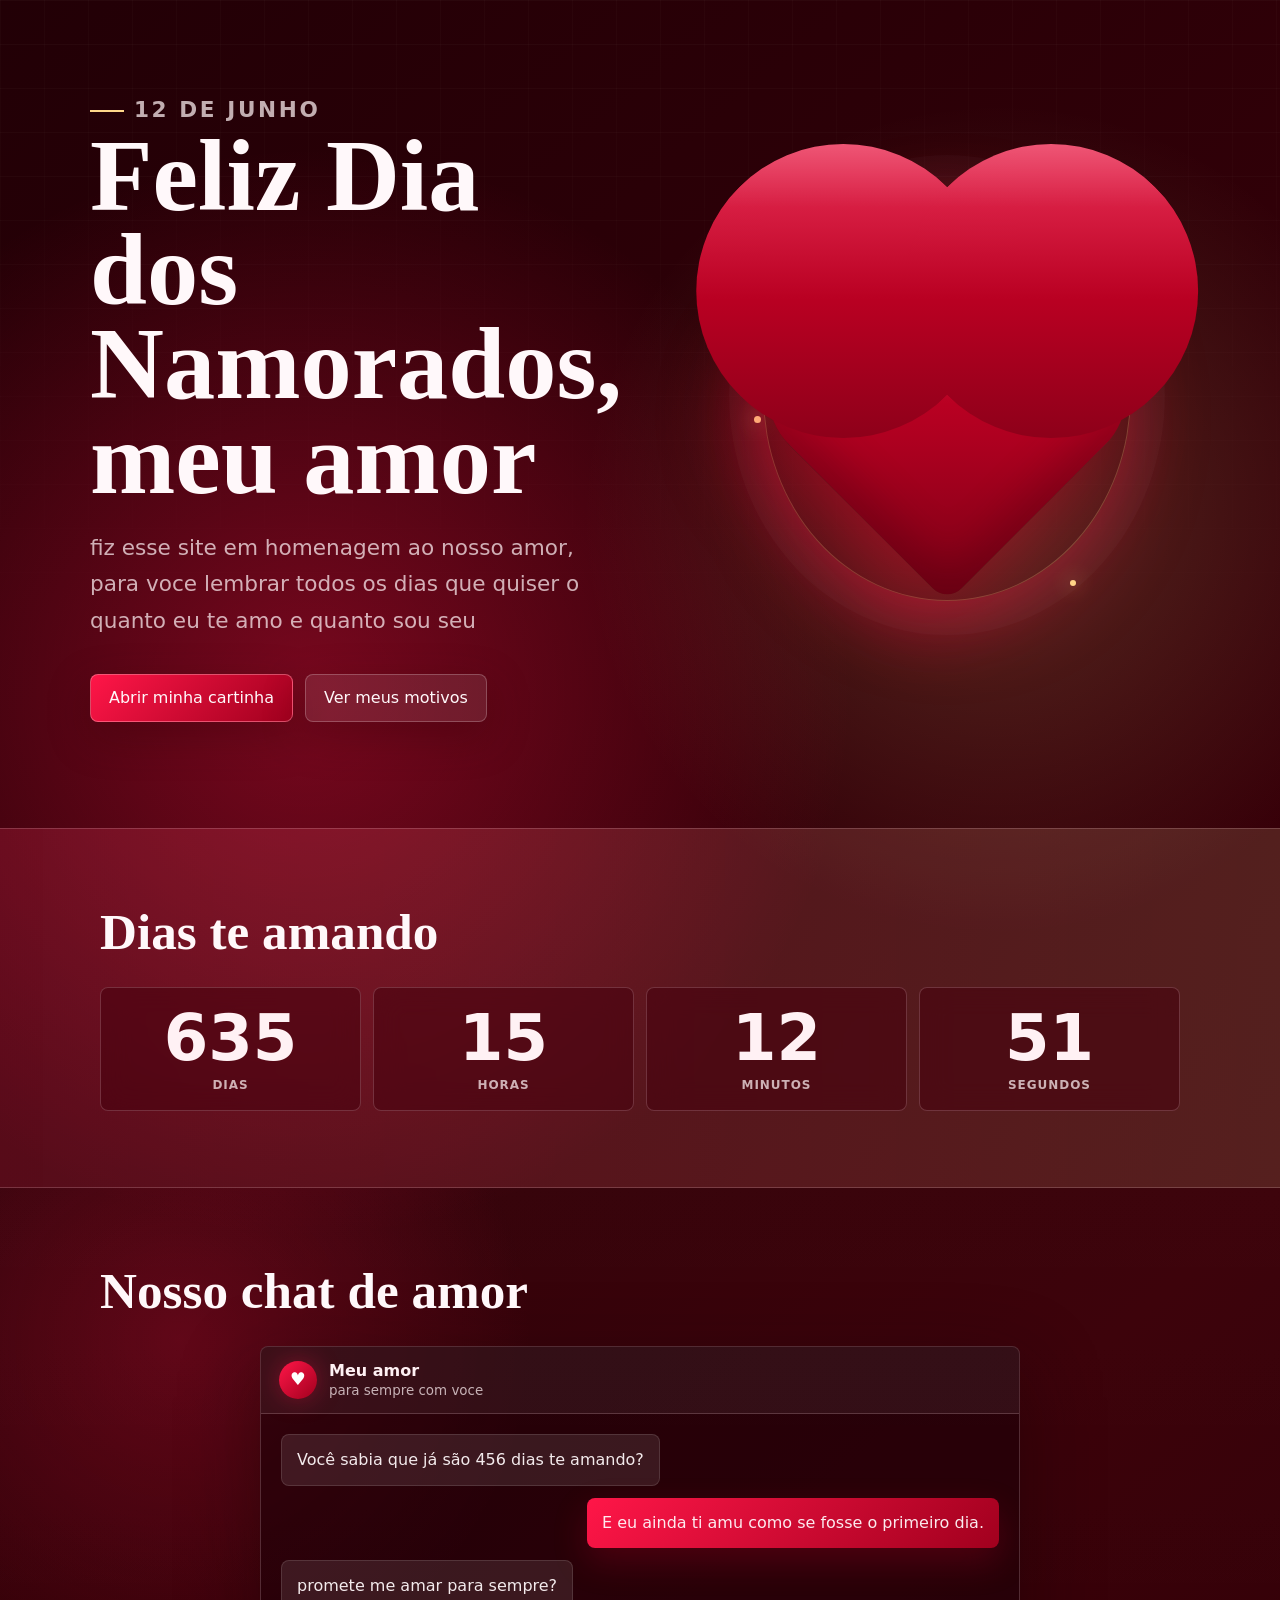
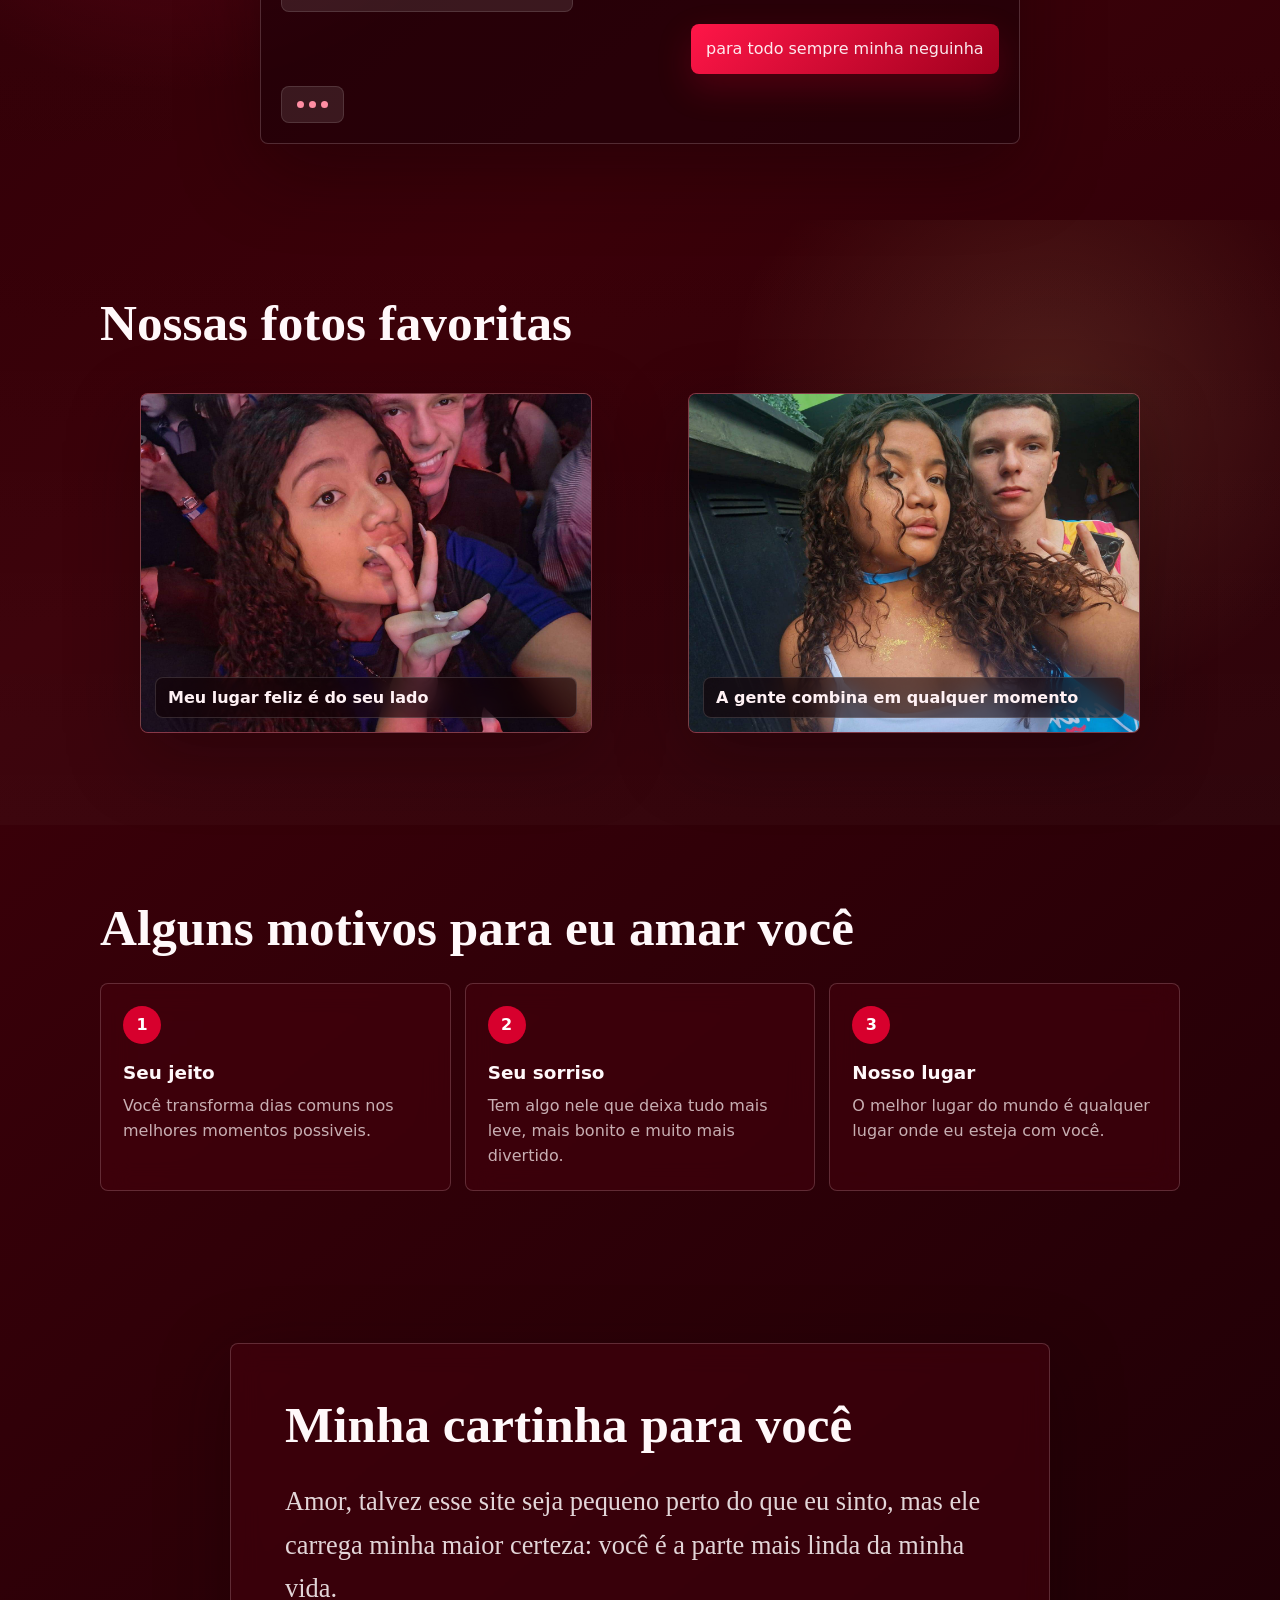
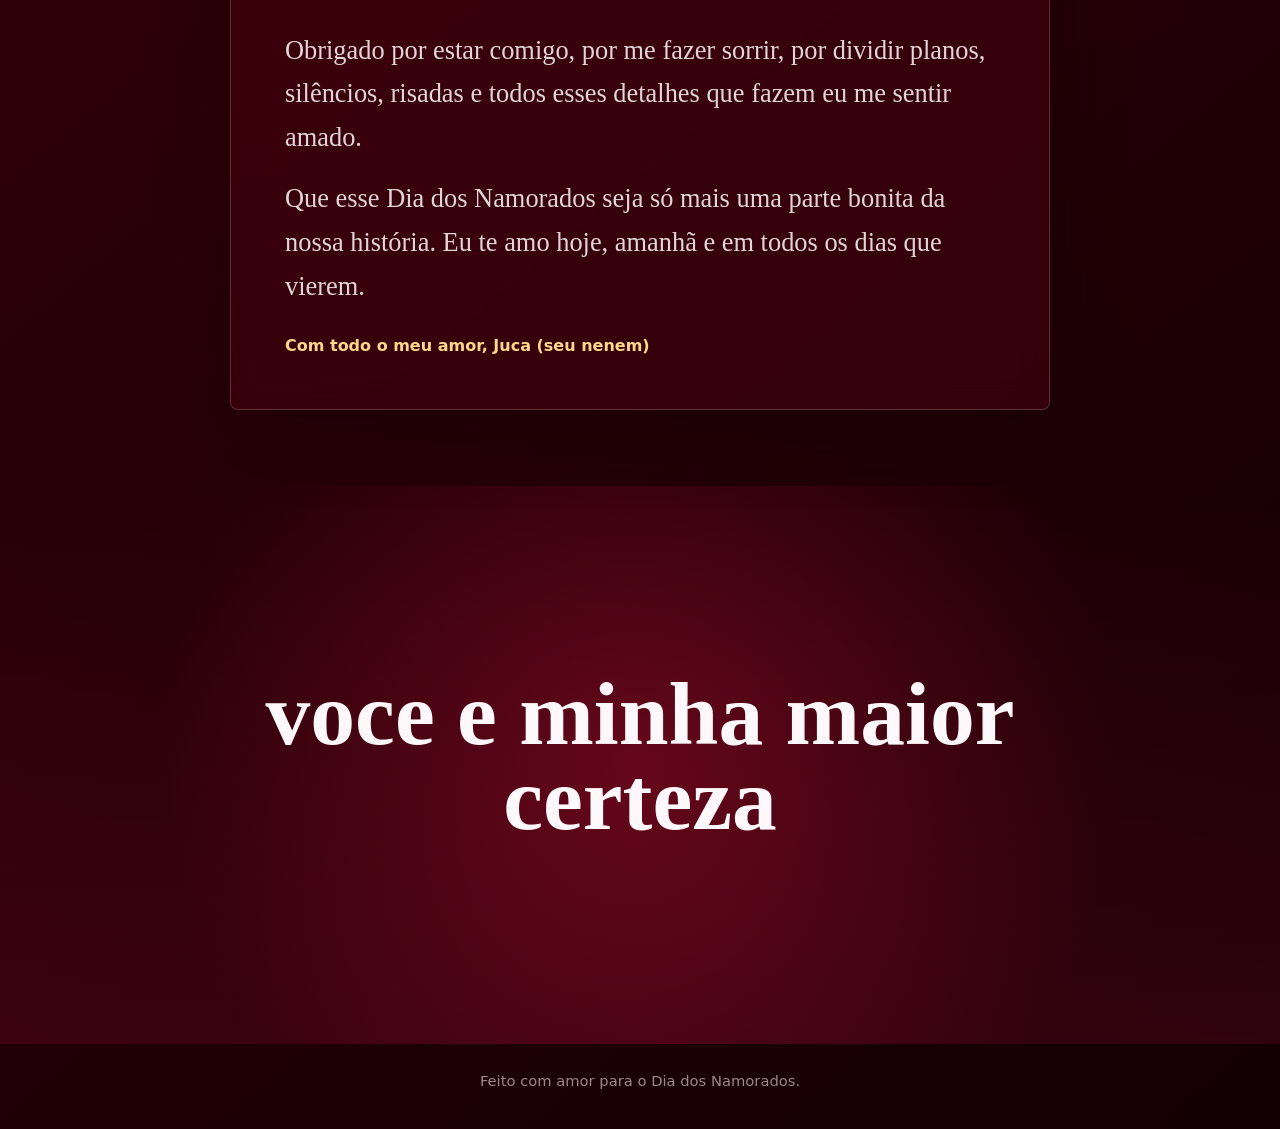
<file: 2026-06-07/index.html>
<!doctype html>
<html lang="pt-BR">
  <head>
    <meta charset="utf-8" />
    <meta name="viewport" content="width=device-width, initial-scale=1" />
    <title>Feliz Dia dos Namorados, meu amor</title>
    <style>
      :root {
        color-scheme: dark;
        --red-950: #220006;
        --red-900: #3b0009;
        --red-800: #640013;
        --red-700: #a1001e;
        --red-600: #d7002d;
        --red-500: #ff1648;
        --red-300: #ff8da3;
        --rose-100: #fff1f4;
        --gold: #ffd78a;
        --ink: #fff8fa;
        --muted: rgba(255, 241, 244, 0.72);
        --glass: rgba(70, 0, 14, 0.55);
        --line: rgba(255, 214, 224, 0.2);
      }

      * {
        box-sizing: border-box;
      }

      html {
        scroll-behavior: smooth;
      }

      body {
        margin: 0;
        min-height: 100vh;
        overflow-x: hidden;
        font-family:
          Inter, ui-sans-serif, system-ui, -apple-system, BlinkMacSystemFont,
          "Segoe UI", sans-serif;
        color: var(--ink);
        background:
          radial-gradient(circle at 24% 16%, rgba(255, 22, 72, 0.36), transparent 34rem),
          radial-gradient(circle at 78% 12%, rgba(255, 215, 138, 0.18), transparent 26rem),
          linear-gradient(140deg, var(--red-950), var(--red-900) 42%, #120005);
      }

      body::before {
        content: "";
        position: fixed;
        inset: 0;
        pointer-events: none;
        background-image:
          linear-gradient(rgba(255, 255, 255, 0.035) 1px, transparent 1px),
          linear-gradient(90deg, rgba(255, 255, 255, 0.025) 1px, transparent 1px);
        background-size: 44px 44px;
        mask-image: linear-gradient(to bottom, rgba(0, 0, 0, 0.8), transparent 85%);
        z-index: 0;
      }

      .hearts {
        position: fixed;
        inset: 0;
        z-index: 0;
        overflow: hidden;
        pointer-events: none;
      }

      .emoji-hearts {
        position: fixed;
        inset: 0;
        z-index: 2;
        overflow: hidden;
        pointer-events: none;
      }

      .emoji-heart {
        position: absolute;
        bottom: -10vh;
        left: var(--x);
        font-size: var(--emoji-size);
        line-height: 1;
        opacity: 0;
        filter: drop-shadow(0 0 14px rgba(255, 22, 72, 0.72));
        animation: emojiRise var(--emoji-duration) linear infinite;
        animation-delay: var(--emoji-delay);
      }

      .heart {
        position: absolute;
        bottom: -12vh;
        width: var(--size);
        height: var(--size);
        transform: rotate(45deg);
        background: var(--tone);
        border-radius: 22% 22% 8% 22%;
        opacity: 0;
        animation: rise var(--duration) linear infinite;
        animation-delay: var(--delay);
        box-shadow: 0 0 22px rgba(255, 22, 72, 0.32);
      }

      .heart::before,
      .heart::after {
        content: "";
        position: absolute;
        width: 100%;
        height: 100%;
        border-radius: 50%;
        background: inherit;
      }

      .heart::before {
        left: -50%;
      }

      .heart::after {
        top: -50%;
      }

      @keyframes rise {
        0% {
          opacity: 0;
          translate: 0 0;
          scale: 0.72;
        }

        12%,
        82% {
          opacity: var(--alpha);
        }

        100% {
          opacity: 0;
          translate: var(--drift) -116vh;
          scale: 1.28;
        }
      }

      @keyframes emojiRise {
        0% {
          opacity: 0;
          transform: translate3d(0, 0, 0) rotate(-8deg) scale(0.82);
        }

        14%,
        78% {
          opacity: 0.94;
        }

        100% {
          opacity: 0;
          transform: translate3d(var(--emoji-drift), -114vh, 0) rotate(16deg) scale(1.08);
        }
      }

      main,
      header,
      footer {
        position: relative;
        z-index: 1;
      }

      header {
        min-height: 92vh;
        display: grid;
        place-items: center;
        padding: 32px 20px 70px;
      }

      .hero {
        width: min(1100px, 100%);
        display: grid;
        grid-template-columns: minmax(0, 1.05fr) minmax(280px, 0.95fr);
        align-items: center;
        gap: clamp(28px, 6vw, 76px);
      }

      .kicker {
        display: inline-flex;
        align-items: center;
        gap: 10px;
        margin: 0 0 18px;
        color: var(--rose-100);
        font-weight: 750;
        text-transform: uppercase;
        letter-spacing: 0.12em;
        font-size: 0.78rem;
      }

      .kicker::before {
        content: "";
        width: 34px;
        height: 2px;
        background: var(--gold);
      }

      h1 {
        margin: 0;
        max-width: 760px;
        font-family: Georgia, "Times New Roman", serif;
        font-size: clamp(3.15rem, 8vw, 7.9rem);
        line-height: 0.92;
        letter-spacing: 0;
      }

      .hero p {
        max-width: 640px;
        margin: 24px 0 0;
        color: var(--muted);
        font-size: clamp(1.05rem, 2vw, 1.35rem);
        line-height: 1.7;
      }

      .actions {
        display: flex;
        flex-wrap: wrap;
        gap: 12px;
        margin-top: 34px;
      }

      a,
      button {
        font: inherit;
      }

      .button {
        min-height: 48px;
        display: inline-flex;
        align-items: center;
        justify-content: center;
        gap: 10px;
        padding: 0 18px;
        border: 1px solid rgba(255, 255, 255, 0.22);
        border-radius: 8px;
        color: var(--ink);
        text-decoration: none;
        background: rgba(255, 255, 255, 0.09);
        box-shadow: 0 14px 40px rgba(58, 0, 8, 0.35);
        cursor: pointer;
        transition:
          transform 180ms ease,
          background 180ms ease,
          border-color 180ms ease;
      }

      .button.primary {
        background: linear-gradient(135deg, var(--red-500), var(--red-700));
        border-color: rgba(255, 141, 163, 0.55);
      }

      .button:hover {
        transform: translateY(-2px);
        border-color: rgba(255, 215, 138, 0.62);
      }

      .love-locket {
        width: min(460px, 100%);
        justify-self: center;
        aspect-ratio: 1 / 1.12;
        display: grid;
        place-items: center;
        position: relative;
      }

      .love-locket::before {
        content: "";
        position: absolute;
        inset: 10%;
        border: 1px solid rgba(255, 215, 138, 0.26);
        border-radius: 50%;
        box-shadow:
          0 0 0 34px rgba(255, 255, 255, 0.025),
          0 24px 80px rgba(255, 22, 72, 0.32);
        animation: breathe 4.5s ease-in-out infinite;
      }

      .big-heart {
        width: 64%;
        aspect-ratio: 1;
        position: relative;
        transform: rotate(45deg);
        border-radius: 24% 24% 7% 24%;
        background:
          linear-gradient(135deg, rgba(255, 255, 255, 0.34), transparent 30%),
          linear-gradient(135deg, #ff456d, #b90022 52%, #7b0016);
        box-shadow:
          inset -18px -20px 42px rgba(61, 0, 12, 0.32),
          0 30px 90px rgba(255, 0, 49, 0.45);
        animation: pulse 1.9s ease-in-out infinite;
      }

      .big-heart::before,
      .big-heart::after {
        content: "";
        position: absolute;
        width: 100%;
        height: 100%;
        border-radius: 50%;
        background: inherit;
      }

      .big-heart::before {
        left: -50%;
      }

      .big-heart::after {
        top: -50%;
      }

      .spark {
        position: absolute;
        width: 10px;
        height: 10px;
        border-radius: 50%;
        background: var(--gold);
        box-shadow: 0 0 20px var(--gold);
      }

      .spark.one {
        top: 20%;
        right: 16%;
      }

      .spark.two {
        left: 8%;
        top: 54%;
        width: 7px;
        height: 7px;
      }

      .spark.three {
        right: 22%;
        bottom: 13%;
        width: 6px;
        height: 6px;
      }

      @keyframes pulse {
        50% {
          transform: rotate(45deg) scale(1.055);
        }
      }

      @keyframes breathe {
        50% {
          transform: scale(1.04);
          opacity: 0.62;
        }
      }

      section {
        padding: 76px 20px;
      }

      .wrap {
        width: min(1080px, 100%);
        margin: 0 auto;
      }

      .section-title {
        margin: 0 0 28px;
        font-family: Georgia, "Times New Roman", serif;
        font-size: clamp(2rem, 4vw, 4.1rem);
        line-height: 1.05;
        letter-spacing: 0;
      }

      .countdown {
        background:
          linear-gradient(90deg, rgba(255, 22, 72, 0.17), rgba(255, 215, 138, 0.11)),
          rgba(255, 255, 255, 0.035);
        border-block: 1px solid var(--line);
      }

      .time-grid {
        display: grid;
        grid-template-columns: repeat(4, minmax(0, 1fr));
        gap: 12px;
      }

      .time-box,
      .reason,
      .letter {
        border: 1px solid var(--line);
        background: var(--glass);
        backdrop-filter: blur(14px);
        border-radius: 8px;
      }

      .time-box {
        min-height: 118px;
        display: grid;
        align-content: center;
        justify-items: center;
        padding: 18px 10px;
      }

      .time-box strong {
        font-size: clamp(2rem, 5vw, 4.2rem);
        line-height: 1;
        color: var(--rose-100);
      }

      .time-box span {
        margin-top: 8px;
        color: var(--muted);
        font-weight: 700;
        text-transform: uppercase;
        letter-spacing: 0.08em;
        font-size: 0.75rem;
      }

      .chat-section {
        background:
          radial-gradient(circle at 14% 24%, rgba(255, 22, 72, 0.22), transparent 22rem),
          linear-gradient(180deg, rgba(255, 255, 255, 0.015), transparent);
      }

      .chat-shell {
        max-width: 760px;
        margin: 0 auto;
        border: 1px solid var(--line);
        border-radius: 8px;
        overflow: hidden;
        background: rgba(31, 0, 8, 0.64);
        box-shadow: 0 24px 80px rgba(18, 0, 5, 0.42);
      }

      .chat-top {
        min-height: 66px;
        display: flex;
        align-items: center;
        gap: 12px;
        padding: 14px 18px;
        border-bottom: 1px solid var(--line);
        background: rgba(255, 255, 255, 0.055);
      }

      .avatar-heart {
        width: 38px;
        height: 38px;
        display: grid;
        place-items: center;
        border-radius: 50%;
        background: linear-gradient(135deg, var(--red-500), var(--red-700));
        box-shadow: 0 0 24px rgba(255, 22, 72, 0.34);
      }

      .avatar-heart::before {
        content: "♥";
        color: white;
        font-size: 1.1rem;
        line-height: 1;
      }

      .chat-name {
        display: grid;
        gap: 3px;
      }

      .chat-name strong {
        color: var(--rose-100);
      }

      .chat-name span {
        color: var(--muted);
        font-size: 0.84rem;
      }

      .chat-feed {
        display: grid;
        gap: 12px;
        padding: 20px;
      }

      .bubble {
        width: fit-content;
        max-width: min(82%, 560px);
        padding: 13px 15px;
        border-radius: 8px;
        color: rgba(255, 248, 250, 0.94);
        line-height: 1.5;
        opacity: 0;
        transform: translateY(14px) scale(0.98);
        animation: bubbleIn 620ms ease forwards;
        animation-delay: var(--chat-delay);
      }

      .bubble.left {
        background: rgba(255, 255, 255, 0.095);
        border: 1px solid rgba(255, 255, 255, 0.12);
      }

      .bubble.right {
        justify-self: end;
        background: linear-gradient(135deg, var(--red-500), var(--red-700));
        box-shadow: 0 14px 34px rgba(215, 0, 45, 0.22);
      }

      .typing {
        display: inline-flex;
        gap: 5px;
        align-items: center;
        padding: 14px 15px;
      }

      .typing span {
        width: 7px;
        height: 7px;
        border-radius: 50%;
        background: var(--red-300);
        animation: typingDot 900ms ease-in-out infinite;
      }

      .typing span:nth-child(2) {
        animation-delay: 140ms;
      }

      .typing span:nth-child(3) {
        animation-delay: 280ms;
      }

      .photo-section {
        background:
          linear-gradient(180deg, transparent, rgba(255, 255, 255, 0.025)),
          radial-gradient(circle at 82% 28%, rgba(255, 215, 138, 0.13), transparent 20rem);
      }

      .photo-grid {
        display: grid;
        grid-template-columns: repeat(2, minmax(0, 1fr));
        gap: 16px;
      }

      .photo-card {
        position: relative;
        min-height: 320px;
        overflow: hidden;
        border: 1px solid rgba(255, 214, 224, 0.24);
        border-radius: 8px;
        background:
          linear-gradient(135deg, rgba(255, 22, 72, 0.18), rgba(255, 215, 138, 0.08)),
          rgba(70, 0, 14, 0.55);
        box-shadow: 0 24px 70px rgba(18, 0, 5, 0.34);
      }

      .photo-card img {
        width: 100%;
        height: 100%;
        min-height: 320px;
        display: block;
        object-fit: cover;
        object-position: center;
      }

      .photo-card figcaption {
        position: absolute;
        left: 14px;
        right: 14px;
        bottom: 14px;
        padding: 10px 12px;
        border: 1px solid rgba(255, 255, 255, 0.14);
        border-radius: 8px;
        color: var(--rose-100);
        background: rgba(18, 0, 5, 0.58);
        backdrop-filter: blur(12px);
        font-weight: 800;
      }

      @keyframes bubbleIn {
        to {
          opacity: 1;
          transform: translateY(0) scale(1);
        }
      }

      @keyframes typingDot {
        50% {
          transform: translateY(-4px);
          opacity: 0.52;
        }
      }

      .reasons {
        display: grid;
        grid-template-columns: repeat(3, minmax(0, 1fr));
        gap: 14px;
      }

      .reason {
        min-height: 188px;
        padding: 22px;
      }

      .reason .number {
        display: inline-grid;
        place-items: center;
        width: 38px;
        height: 38px;
        margin-bottom: 18px;
        border-radius: 50%;
        background: var(--red-600);
        color: white;
        font-weight: 900;
      }

      .reason h3 {
        margin: 0 0 10px;
        font-size: 1.15rem;
      }

      .reason p {
        margin: 0;
        color: var(--muted);
        line-height: 1.58;
      }

      .letter {
        max-width: 820px;
        margin: 0 auto;
        padding: clamp(24px, 5vw, 54px);
        box-shadow: 0 20px 70px rgba(18, 0, 5, 0.38);
      }

      .letter p {
        margin: 0 0 18px;
        color: rgba(255, 248, 250, 0.86);
        font-family: Georgia, "Times New Roman", serif;
        font-size: clamp(1.25rem, 2.3vw, 1.65rem);
        line-height: 1.65;
      }

      .signature {
        margin-top: 28px;
        color: var(--gold);
        font-weight: 800;
      }

      .finale {
        min-height: 62vh;
        display: grid;
        place-items: center;
        text-align: center;
        background:
          radial-gradient(circle at center, rgba(255, 22, 72, 0.28), transparent 30rem),
          linear-gradient(180deg, transparent, rgba(255, 22, 72, 0.12));
      }

      .finale h2 {
        margin: 0 auto 18px;
        max-width: 880px;
        font-family: Georgia, "Times New Roman", serif;
        font-size: clamp(2.6rem, 7vw, 6.6rem);
        line-height: 0.95;
        letter-spacing: 0;
      }

      .finale p {
        max-width: 660px;
        margin: 0 auto;
        color: var(--muted);
        font-size: 1.15rem;
        line-height: 1.7;
      }

      footer {
        padding: 28px 20px 40px;
        color: rgba(255, 241, 244, 0.56);
        text-align: center;
        font-size: 0.92rem;
      }

      .reveal {
        opacity: 0;
        transform: translateY(18px);
        transition:
          opacity 700ms ease,
          transform 700ms ease;
      }

      .reveal.visible {
        opacity: 1;
        transform: translateY(0);
      }

      @media (max-width: 780px) {
        header {
          min-height: auto;
          padding-top: 48px;
        }

        .hero {
          grid-template-columns: 1fr;
        }

        .love-locket {
          order: -1;
          width: min(330px, 82vw);
          margin-bottom: 8px;
        }

        .time-grid,
        .reasons {
          grid-template-columns: repeat(2, minmax(0, 1fr));
        }

        .reason {
          min-height: 170px;
        }
      }

      @media (max-width: 520px) {
        .actions {
          display: grid;
        }

        .button {
          width: 100%;
        }

        .time-grid,
        .reasons {
          grid-template-columns: 1fr;
        }

        section {
          padding: 56px 16px;
        }

        .chat-feed {
          padding: 16px;
        }

        .bubble {
          max-width: 92%;
        }

        .photo-grid {
          grid-template-columns: 1fr;
        }

        .photo-card,
        .photo-card img {
          min-height: 260px;
        }

        .emoji-heart:nth-child(3),
        .emoji-heart:nth-child(9),
        .emoji-heart:nth-child(10) {
          display: none;
        }
      }

      @media (prefers-reduced-motion: reduce) {
        *,
        *::before,
        *::after {
          animation-duration: 0.01ms !important;
          animation-iteration-count: 1 !important;
          scroll-behavior: auto !important;
          transition-duration: 0.01ms !important;
        }
      }
    </style>
  </head>
  <body>
    <div class="hearts" aria-hidden="true">
      <span class="heart" style="left: 7%; --size: 18px; --duration: 11s; --delay: -2s; --drift: 34px; --alpha: 0.32; --tone: #ff1648"></span>
      <span class="heart" style="left: 18%; --size: 26px; --duration: 14s; --delay: -8s; --drift: -28px; --alpha: 0.24; --tone: #d7002d"></span>
      <span class="heart" style="left: 31%; --size: 14px; --duration: 10s; --delay: -4s; --drift: 52px; --alpha: 0.28; --tone: #ff8da3"></span>
      <span class="heart" style="left: 46%; --size: 34px; --duration: 16s; --delay: -10s; --drift: -46px; --alpha: 0.18; --tone: #ff1648"></span>
      <span class="heart" style="left: 63%; --size: 20px; --duration: 12s; --delay: -6s; --drift: 26px; --alpha: 0.3; --tone: #d7002d"></span>
      <span class="heart" style="left: 76%; --size: 30px; --duration: 15s; --delay: -1s; --drift: -38px; --alpha: 0.22; --tone: #ff456d"></span>
      <span class="heart" style="left: 89%; --size: 16px; --duration: 9s; --delay: -5s; --drift: 22px; --alpha: 0.34; --tone: #ff8da3"></span>
    </div>
    <div class="emoji-hearts" aria-hidden="true">
      <span class="emoji-heart" style="--x: 14px; --emoji-size: 20px; --emoji-duration: 22s; --emoji-delay: -3s; --emoji-drift: 24px">❤️</span>
      <span class="emoji-heart" style="--x: 42px; --emoji-size: 16px; --emoji-duration: 25s; --emoji-delay: -13s; --emoji-drift: -12px">💕</span>
      <span class="emoji-heart" style="--x: 72px; --emoji-size: 18px; --emoji-duration: 27s; --emoji-delay: -8s; --emoji-drift: 18px">❤️</span>
      <span class="emoji-heart" style="--x: calc(100% - 34px); --emoji-size: 19px; --emoji-duration: 24s; --emoji-delay: -5s; --emoji-drift: -24px">❤️</span>
      <span class="emoji-heart" style="--x: calc(100% - 62px); --emoji-size: 17px; --emoji-duration: 28s; --emoji-delay: -16s; --emoji-drift: 14px">💕</span>
      <span class="emoji-heart" style="--x: calc(100% - 88px); --emoji-size: 16px; --emoji-duration: 21s; --emoji-delay: -10s; --emoji-drift: -16px">❤️</span>
      <span class="emoji-heart" style="--x: 28px; --emoji-size: 15px; --emoji-duration: 29s; --emoji-delay: -20s; --emoji-drift: 22px">💖</span>
      <span class="emoji-heart" style="--x: calc(100% - 48px); --emoji-size: 15px; --emoji-duration: 26s; --emoji-delay: -22s; --emoji-drift: -18px">💖</span>
      <span class="emoji-heart" style="--x: 96px; --emoji-size: 14px; --emoji-duration: 23s; --emoji-delay: -17s; --emoji-drift: 16px">❤️</span>
      <span class="emoji-heart" style="--x: calc(100% - 108px); --emoji-size: 14px; --emoji-duration: 30s; --emoji-delay: -7s; --emoji-drift: -18px">❤️</span>
    </div>

    <header>
      <div class="hero">
        <div>
          <p class="kicker">12 de junho</p>
          <h1>Feliz Dia dos Namorados, meu amor</h1>
          <p>
            fiz esse site em homenagem ao nosso amor, para voce lembrar todos os dias
            que quiser o quanto eu te amo e quanto sou seu
          </p>
          <div class="actions">
            <a class="button primary" href="#carta">Abrir minha cartinha</a>
            <a class="button" href="#motivos">Ver meus motivos</a>
          </div>
        </div>
        <div class="love-locket" aria-hidden="true">
          <span class="spark one"></span>
          <span class="spark two"></span>
          <span class="spark three"></span>
          <div class="big-heart"></div>
        </div>
      </div>
    </header>

    <main>
      <section class="countdown" aria-labelledby="contador">
        <div class="wrap reveal">
          <h2 class="section-title" id="contador">Dias te amando</h2>
          <div class="time-grid" role="timer" aria-live="polite">
            <div class="time-box"><strong id="days">00</strong><span>dias</span></div>
            <div class="time-box"><strong id="hours">00</strong><span>horas</span></div>
            <div class="time-box"><strong id="minutes">00</strong><span>minutos</span></div>
            <div class="time-box"><strong id="seconds">00</strong><span>segundos</span></div>
          </div>
        </div>
      </section>

      <section class="chat-section" aria-labelledby="chat-titulo">
        <div class="wrap reveal">
          <h2 class="section-title" id="chat-titulo">Nosso chat de amor</h2>
          <div class="chat-shell">
            <div class="chat-top">
              <div class="avatar-heart" aria-hidden="true"></div>
              <div class="chat-name">
                <strong>Meu amor</strong>
                <span>para sempre com voce</span>
              </div>
            </div>
            <div class="chat-feed">
              <div class="bubble left" style="--chat-delay: 120ms">Você sabia que já são 456 dias te amando?</div>
              <div class="bubble right" style="--chat-delay: 720ms">E eu ainda ti amu como se fosse o primeiro dia.</div>
              <div class="bubble left" style="--chat-delay: 1320ms">promete me amar para sempre?</div>
              <div class="bubble right" style="--chat-delay: 1920ms">para todo sempre minha neguinha</div>
              <div class="bubble left typing" style="--chat-delay: 2520ms" aria-label="digitando">
                <span></span>
                <span></span>
                <span></span>
              </div>
            </div>
          </div>
        </div>
      </section>

      <section class="photo-section" aria-labelledby="fotos-titulo">
        <div class="wrap reveal">
          <h2 class="section-title" id="fotos-titulo">Nossas fotos favoritas</h2>
          <div class="photo-grid">
            <figure class="photo-card">
              <img src="foto1.jpg" alt="Nossa foto juntos em uma festa" />
              <figcaption>Meu lugar feliz é do seu lado</figcaption>
            </figure>
            <figure class="photo-card">
              <img src="foto2.jpg" alt="Nossa foto juntos" />
              <figcaption>A gente combina em qualquer momento</figcaption>
            </figure>
          </div>
        </div>
      </section>

      <section id="motivos" aria-labelledby="motivos-titulo">
        <div class="wrap reveal">
          <h2 class="section-title" id="motivos-titulo">Alguns motivos para eu amar você</h2>
          <div class="reasons">
            <article class="reason">
              <span class="number">1</span>
              <h3>Seu jeito</h3>
              <p>Você transforma dias comuns nos melhores momentos possiveis.</p>
            </article>
            <article class="reason">
              <span class="number">2</span>
              <h3>Seu sorriso</h3>
              <p>Tem algo nele que deixa tudo mais leve, mais bonito e muito mais divertido.</p>
            </article>
            <article class="reason">
              <span class="number">3</span>
              <h3>Nosso lugar</h3>
              <p>O melhor lugar do mundo é qualquer lugar onde eu esteja com você.</p>
            </article>
          </div>
        </div>
      </section>

      <section id="carta" aria-labelledby="carta-titulo">
        <div class="wrap reveal">
          <div class="letter">
            <h2 class="section-title" id="carta-titulo">Minha cartinha para você</h2>
            <p>
              Amor, talvez esse site seja pequeno perto do que eu sinto, mas ele
              carrega minha maior certeza: você é a parte mais linda da minha vida.
            </p>
            <p>
              Obrigado por estar comigo, por me fazer sorrir, por dividir planos,
              silêncios, risadas e todos esses detalhes que fazem eu me sentir amado.
            </p>
            <p>
              Que esse Dia dos Namorados seja só mais uma parte bonita da nossa história.
              Eu te amo hoje, amanhã e em todos os dias que vierem.
            </p>
            <div class="signature">Com todo o meu amor, Juca (seu nenem)</div>
          </div>
        </div>
      </section>

      <section class="finale" aria-labelledby="final">
        <div class="wrap reveal">
          <h2 id="final">voce e minha maior certeza</h2>
        </div>
      </section>
    </main>

    <footer>
      Feito com amor para o Dia dos Namorados.
    </footer>

    <script>
      const pad = (value) => String(value).padStart(2, "0");
      const loveStart = new Date("2025-03-08T23:02:08-03:00");

      const updateCountdown = () => {
        const now = new Date();
        const elapsed = Math.max(0, now - loveStart);
        const days = Math.floor(elapsed / 86400000);
        const hours = Math.floor((elapsed % 86400000) / 3600000);
        const minutes = Math.floor((elapsed % 3600000) / 60000);
        const seconds = Math.floor((elapsed % 60000) / 1000);

        document.getElementById("days").textContent = days;
        document.getElementById("hours").textContent = pad(hours);
        document.getElementById("minutes").textContent = pad(minutes);
        document.getElementById("seconds").textContent = pad(seconds);
      };

      updateCountdown();
      setInterval(updateCountdown, 1000);

      const observer = new IntersectionObserver(
        (entries) => {
          for (const entry of entries) {
            if (entry.isIntersecting) {
              entry.target.classList.add("visible");
            }
          }
        },
        { threshold: 0.16 }
      );

      document.querySelectorAll(".reveal").forEach((item) => observer.observe(item));
    </script>
  </body>
</html>
</file>
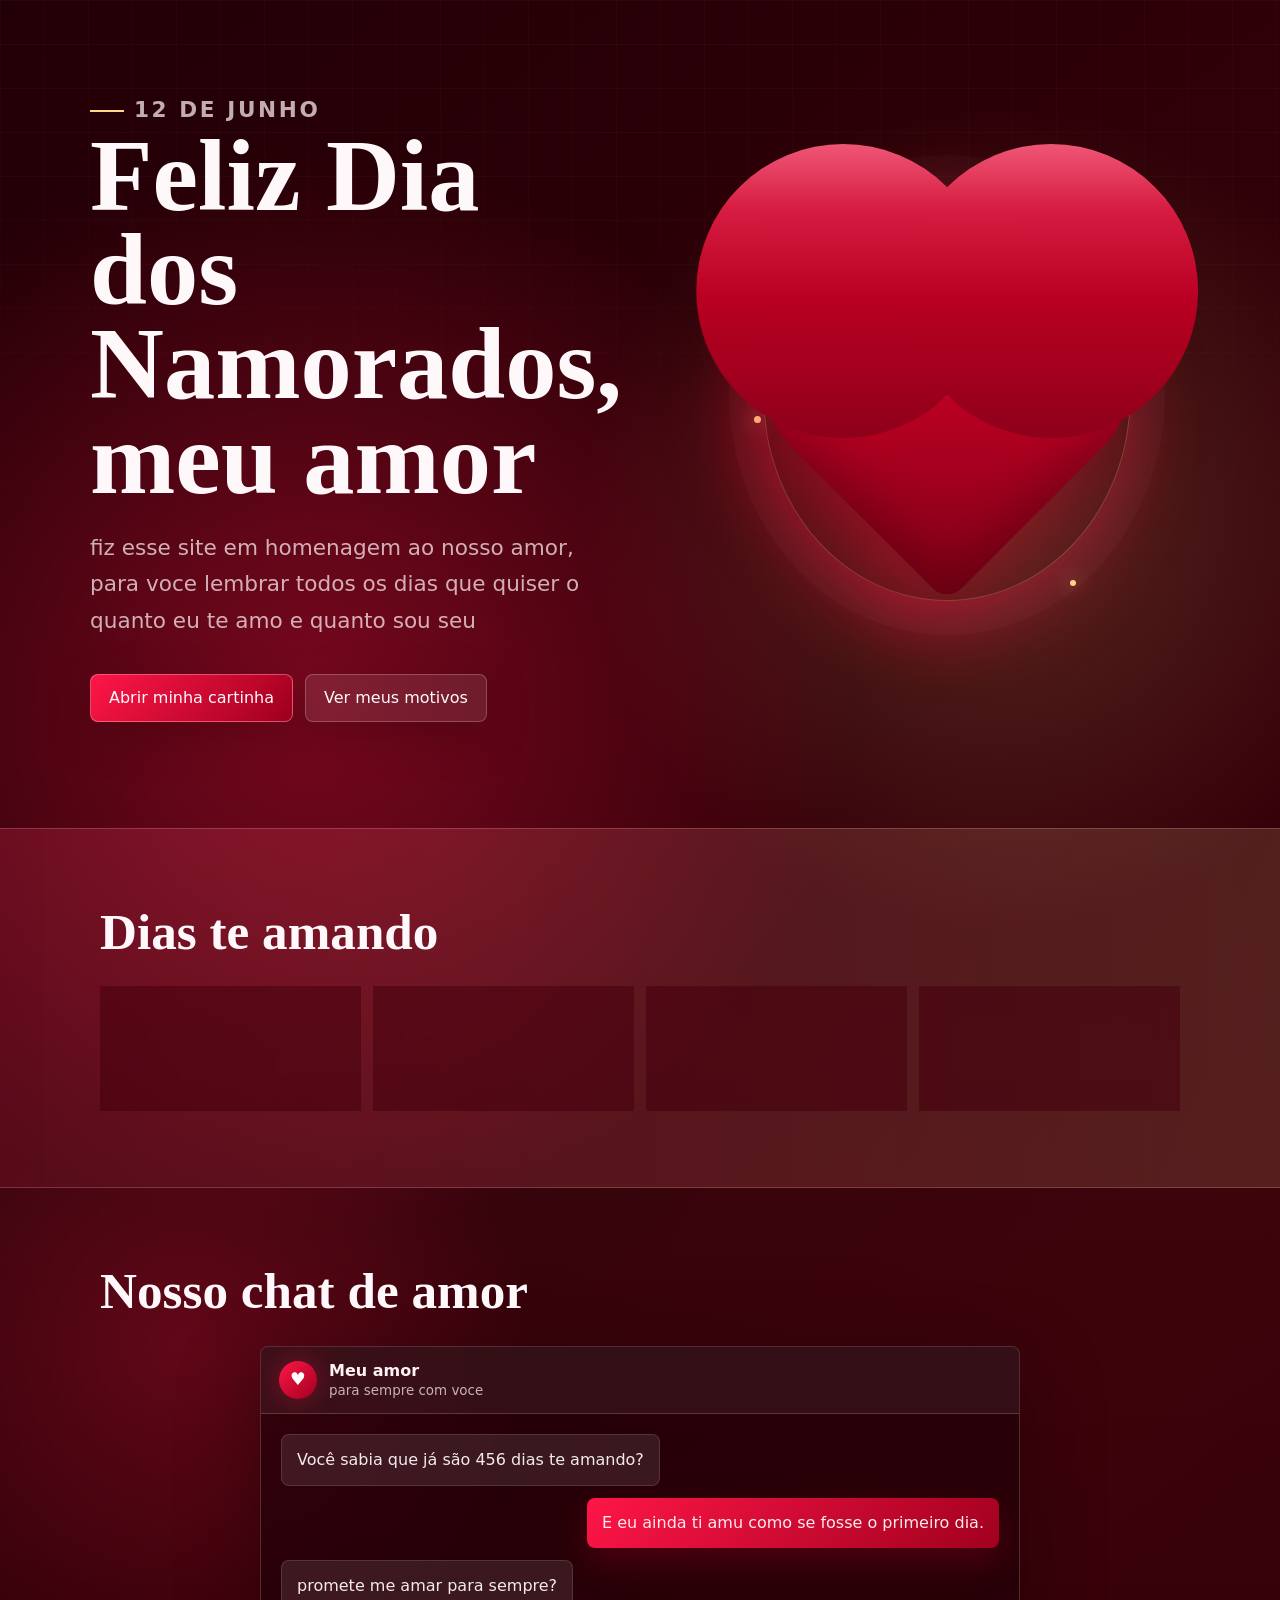
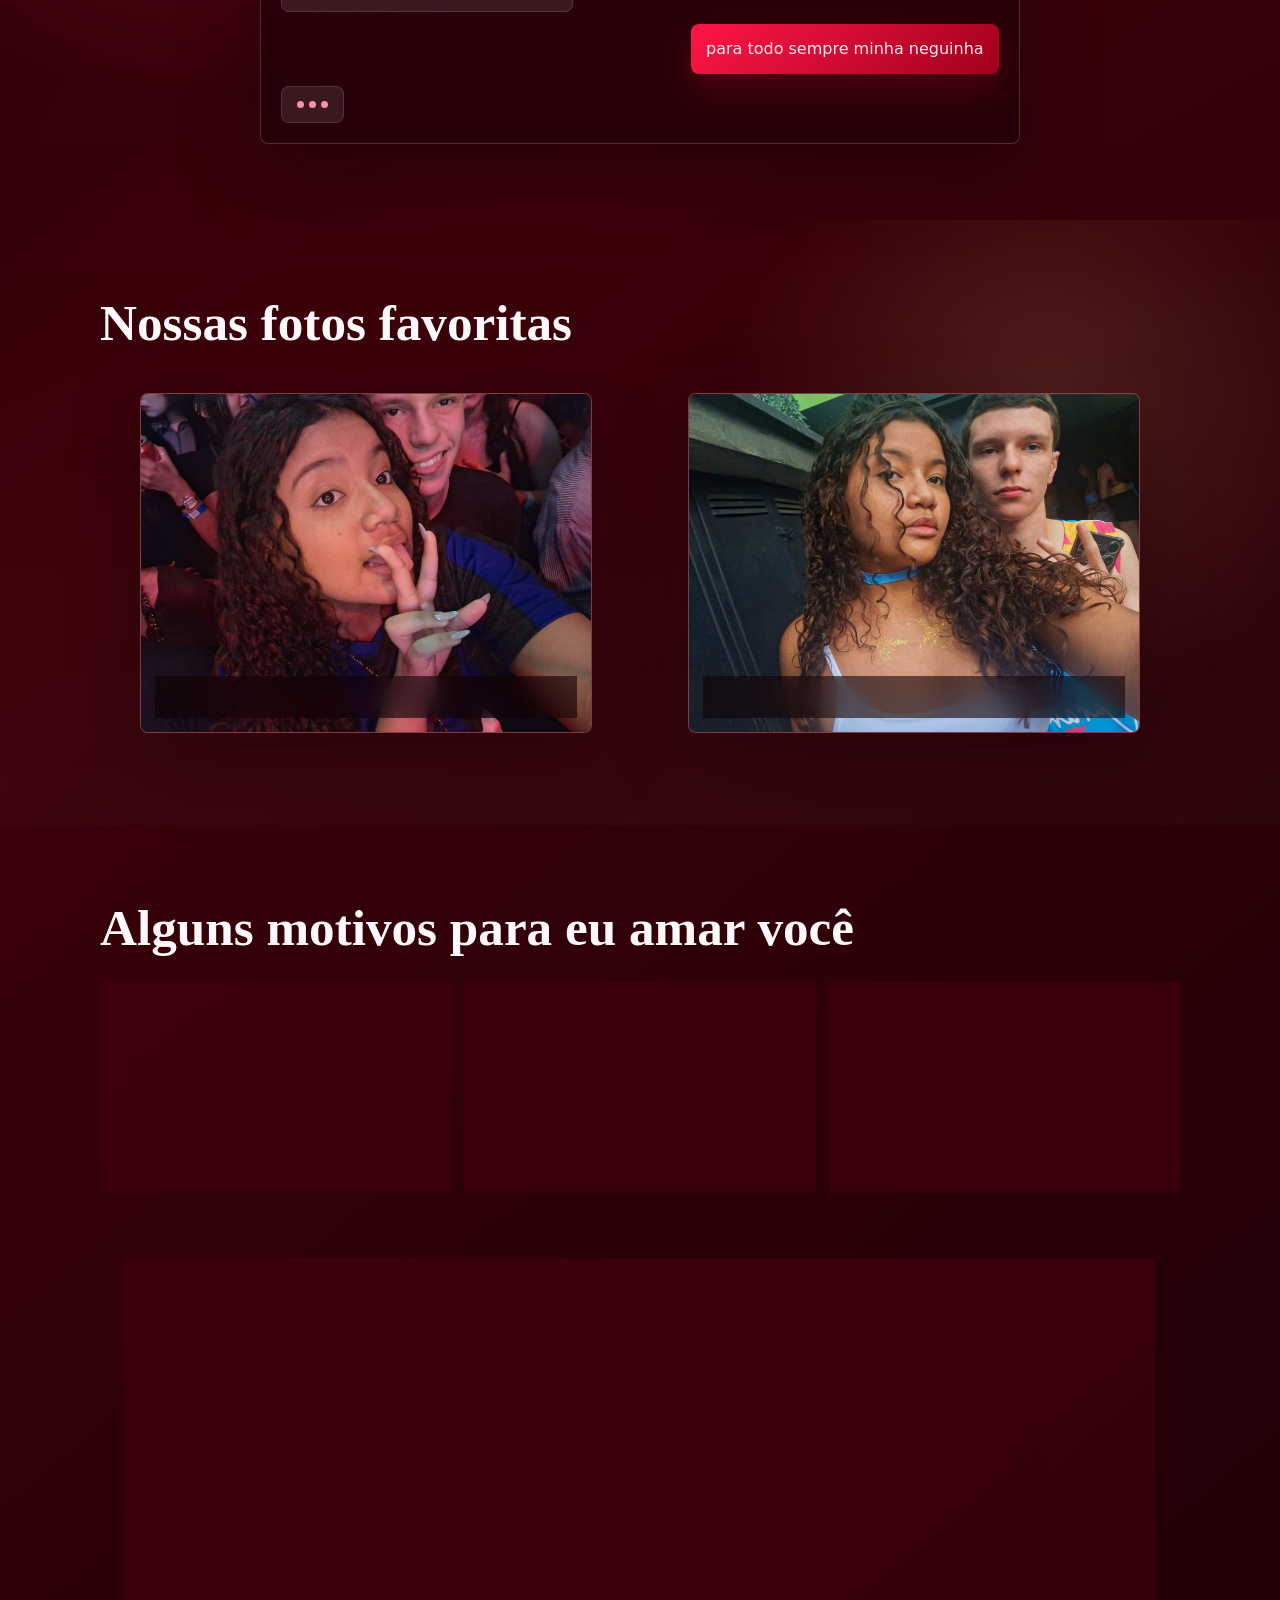
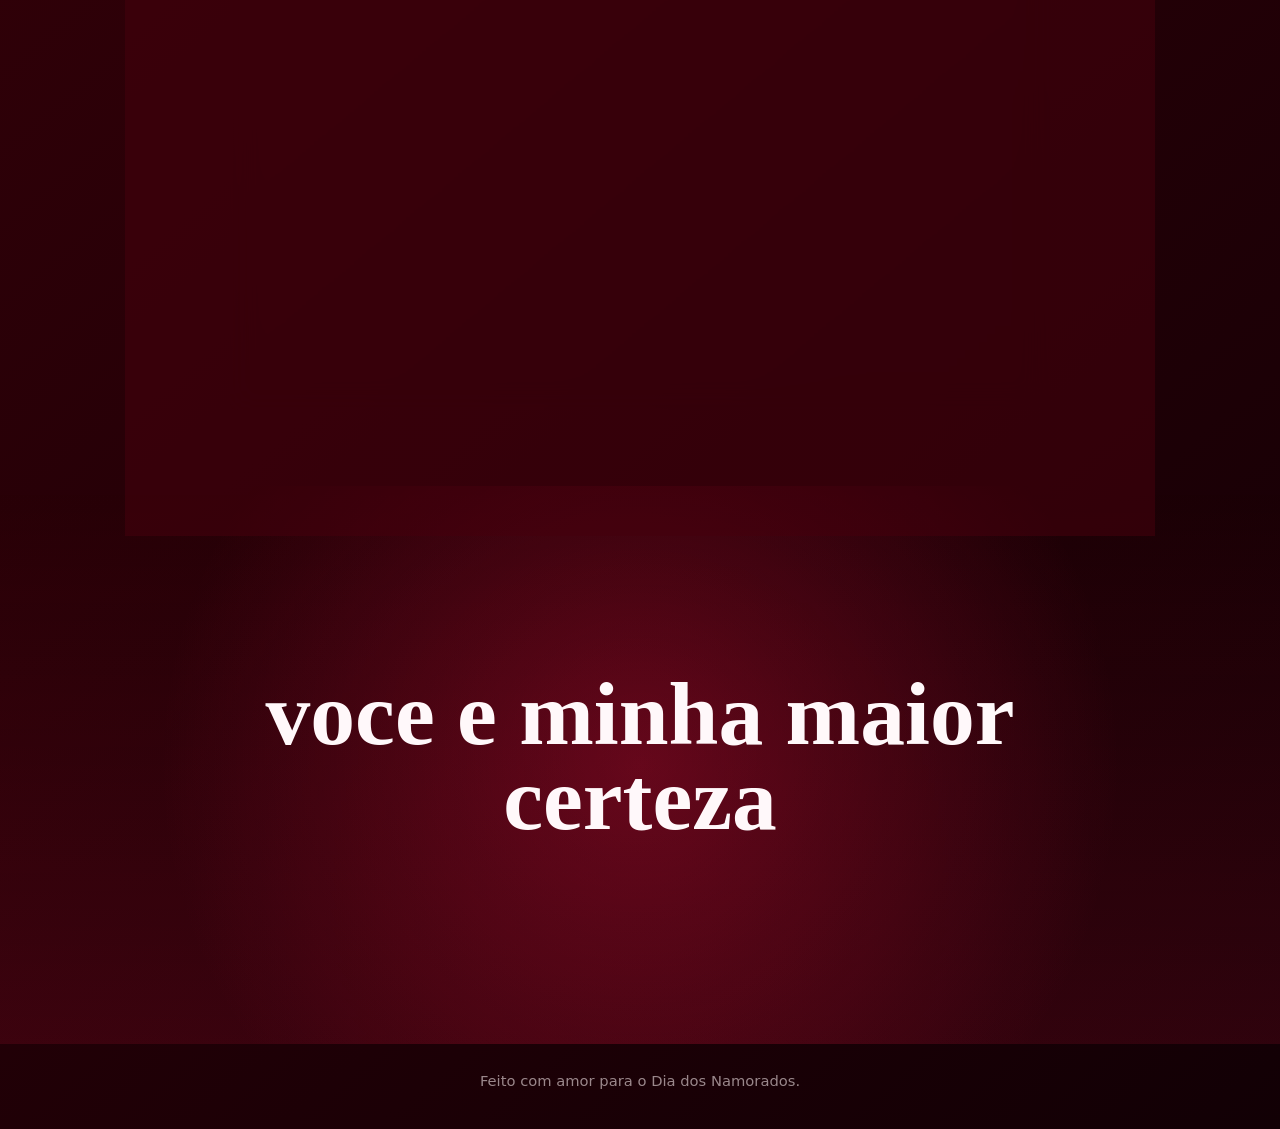
<file: 2026-06-07/preciso-de-um-site-para-o/outputs/index.html>
<!doctype html>
<html lang="pt-BR">
  <head>
    <meta charset="utf-8" />
    <meta name="viewport" content="width=device-width, initial-scale=1" />
    <title>Feliz Dia dos Namorados, meu amor</title>
    <style>
      :root {
        color-scheme: dark;
        --red-950: #220006;
        --red-900: #3b0009;
        --red-800: #640013;
        --red-700: #a1001e;
        --red-600: #d7002d;
        --red-500: #ff1648;
        --red-300: #ff8da3;
        --rose-100: #fff1f4;
        --gold: #ffd78a;
        --ink: #fff8fa;
        --muted: rgba(255, 241, 244, 0.72);
        --glass: rgba(70, 0, 14, 0.55);
        --line: rgba(255, 214, 224, 0.2);
      }

      * {
        box-sizing: border-box;
      }

      html {
        scroll-behavior: smooth;
      }

      body {
        margin: 0;
        min-height: 100vh;
        overflow-x: hidden;
        font-family:
          Inter, ui-sans-serif, system-ui, -apple-system, BlinkMacSystemFont,
          "Segoe UI", sans-serif;
        color: var(--ink);
        background:
          radial-gradient(circle at 24% 16%, rgba(255, 22, 72, 0.36), transparent 34rem),
          radial-gradient(circle at 78% 12%, rgba(255, 215, 138, 0.18), transparent 26rem),
          linear-gradient(140deg, var(--red-950), var(--red-900) 42%, #120005);
      }

      body::before {
        content: "";
        position: fixed;
        inset: 0;
        pointer-events: none;
        background-image:
          linear-gradient(rgba(255, 255, 255, 0.035) 1px, transparent 1px),
          linear-gradient(90deg, rgba(255, 255, 255, 0.025) 1px, transparent 1px);
        background-size: 44px 44px;
        mask-image: linear-gradient(to bottom, rgba(0, 0, 0, 0.8), transparent 85%);
        z-index: 0;
      }

      .hearts {
        position: fixed;
        inset: 0;
        z-index: 0;
        overflow: hidden;
        pointer-events: none;
      }

      .emoji-hearts {
        position: fixed;
        inset: 0;
        z-index: 2;
        overflow: hidden;
        pointer-events: none;
      }

      .emoji-heart {
        position: absolute;
        bottom: -10vh;
        left: var(--x);
        font-size: var(--emoji-size);
        line-height: 1;
        opacity: 0;
        filter: drop-shadow(0 0 14px rgba(255, 22, 72, 0.72));
        animation: emojiRise var(--emoji-duration) linear infinite;
        animation-delay: var(--emoji-delay);
      }

      .heart {
        position: absolute;
        bottom: -12vh;
        width: var(--size);
        height: var(--size);
        transform: rotate(45deg);
        background: var(--tone);
        border-radius: 22% 22% 8% 22%;
        opacity: 0;
        animation: rise var(--duration) linear infinite;
        animation-delay: var(--delay);
        box-shadow: 0 0 22px rgba(255, 22, 72, 0.32);
      }

      .heart::before,
      .heart::after {
        content: "";
        position: absolute;
        width: 100%;
        height: 100%;
        border-radius: 50%;
        background: inherit;
      }

      .heart::before {
        left: -50%;
      }

      .heart::after {
        top: -50%;
      }

      @keyframes rise {
        0% {
          opacity: 0;
          translate: 0 0;
          scale: 0.72;
        }

        12%,
        82% {
          opacity: var(--alpha);
        }

        100% {
          opacity: 0;
          translate: var(--drift) -116vh;
          scale: 1.28;
        }
      }

      @keyframes emojiRise {
        0% {
          opacity: 0;
          transform: translate3d(0, 0, 0) rotate(-8deg) scale(0.82);
        }

        14%,
        78% {
          opacity: 0.94;
        }

        100% {
          opacity: 0;
          transform: translate3d(var(--emoji-drift), -114vh, 0) rotate(16deg) scale(1.08);
        }
      }

      main,
      header,
      footer {
        position: relative;
        z-index: 1;
      }

      header {
        min-height: 92vh;
        display: grid;
        place-items: center;
        padding: 32px 20px 70px;
      }

      .hero {
        width: min(1100px, 100%);
        display: grid;
        grid-template-columns: minmax(0, 1.05fr) minmax(280px, 0.95fr);
        align-items: center;
        gap: clamp(28px, 6vw, 76px);
      }

      .kicker {
        display: inline-flex;
        align-items: center;
        gap: 10px;
        margin: 0 0 18px;
        color: var(--rose-100);
        font-weight: 750;
        text-transform: uppercase;
        letter-spacing: 0.12em;
        font-size: 0.78rem;
      }

      .kicker::before {
        content: "";
        width: 34px;
        height: 2px;
        background: var(--gold);
      }

      h1 {
        margin: 0;
        max-width: 760px;
        font-family: Georgia, "Times New Roman", serif;
        font-size: clamp(3.15rem, 8vw, 7.9rem);
        line-height: 0.92;
        letter-spacing: 0;
      }

      .hero p {
        max-width: 640px;
        margin: 24px 0 0;
        color: var(--muted);
        font-size: clamp(1.05rem, 2vw, 1.35rem);
        line-height: 1.7;
      }

      .actions {
        display: flex;
        flex-wrap: wrap;
        gap: 12px;
        margin-top: 34px;
      }

      a,
      button {
        font: inherit;
      }

      .button {
        min-height: 48px;
        display: inline-flex;
        align-items: center;
        justify-content: center;
        gap: 10px;
        padding: 0 18px;
        border: 1px solid rgba(255, 255, 255, 0.22);
        border-radius: 8px;
        color: var(--ink);
        text-decoration: none;
        background: rgba(255, 255, 255, 0.09);
        box-shadow: 0 14px 40px rgba(58, 0, 8, 0.35);
        cursor: pointer;
        transition:
          transform 180ms ease,
          background 180ms ease,
          border-color 180ms ease;
      }

      .button.primary {
        background: linear-gradient(135deg, var(--red-500), var(--red-700));
        border-color: rgba(255, 141, 163, 0.55);
      }

      .button:hover {
        transform: translateY(-2px);
        border-color: rgba(255, 215, 138, 0.62);
      }

      .love-locket {
        width: min(460px, 100%);
        justify-self: center;
        aspect-ratio: 1 / 1.12;
        display: grid;
        place-items: center;
        position: relative;
      }

      .love-locket::before {
        content: "";
        position: absolute;
        inset: 10%;
        border: 1px solid rgba(255, 215, 138, 0.26);
        border-radius: 50%;
        box-shadow:
          0 0 0 34px rgba(255, 255, 255, 0.025),
          0 24px 80px rgba(255, 22, 72, 0.32);
        animation: breathe 4.5s ease-in-out infinite;
      }

      .big-heart {
        width: 64%;
        aspect-ratio: 1;
        position: relative;
        transform: rotate(45deg);
        border-radius: 24% 24% 7% 24%;
        background:
          linear-gradient(135deg, rgba(255, 255, 255, 0.34), transparent 30%),
          linear-gradient(135deg, #ff456d, #b90022 52%, #7b0016);
        box-shadow:
          inset -18px -20px 42px rgba(61, 0, 12, 0.32),
          0 30px 90px rgba(255, 0, 49, 0.45);
        animation: pulse 1.9s ease-in-out infinite;
      }

      .big-heart::before,
      .big-heart::after {
        content: "";
        position: absolute;
        width: 100%;
        height: 100%;
        border-radius: 50%;
        background: inherit;
      }

      .big-heart::before {
        left: -50%;
      }

      .big-heart::after {
        top: -50%;
      }

      .spark {
        position: absolute;
        width: 10px;
        height: 10px;
        border-radius: 50%;
        background: var(--gold);
        box-shadow: 0 0 20px var(--gold);
      }

      .spark.one {
        top: 20%;
        right: 16%;
      }

      .spark.two {
        left: 8%;
        top: 54%;
        width: 7px;
        height: 7px;
      }

      .spark.three {
        right: 22%;
        bottom: 13%;
        width: 6px;
        height: 6px;
      }

      @keyframes pulse {
        50% {
          transform: rotate(45deg) scale(1.055);
        }
      }

      @keyframes breathe {
        50% {
          transform: scale(1.04);
          opacity: 0.62;
        }
      }

      section {
        padding: 76px 20px;
      }

      .wrap {
        width: min(1080px, 100%);
        margin: 0 auto;
      }

      .section-title {
        margin: 0 0 28px;
        font-family: Georgia, "Times New Roman", serif;
        font-size: clamp(2rem, 4vw, 4.1rem);
        line-height: 1.05;
        letter-spacing: 0;
      }

      .countdown {
        background:
          linear-gradient(90deg, rgba(255, 22, 72, 0.17), rgba(255, 215, 138, 0.11)),
          rgba(255, 255, 255, 0.035);
        border-block: 1px solid var(--line);
      }

      .time-grid {
        display: grid;
        grid-template-columns: repeat(4, minmax(0, 1fr));
        gap: 12px;
      }

      .time-box,
      .reason,
      .letter {
        border: 1px solid var(--line);
        background: var(--glass);
        backdrop-filter: blur(14px);
        border-radius: 8px;
      }

      .time-box {
        min-height: 118px;
        display: grid;
        align-content: center;
        justify-items: center;
        padding: 18px 10px;
      }

      .time-box strong {
        font-size: clamp(2rem, 5vw, 4.2rem);
        line-height: 1;
        color: var(--rose-100);
      }

      .time-box span {
        margin-top: 8px;
        color: var(--muted);
        font-weight: 700;
        text-transform: uppercase;
        letter-spacing: 0.08em;
        font-size: 0.75rem;
      }

      .chat-section {
        background:
          radial-gradient(circle at 14% 24%, rgba(255, 22, 72, 0.22), transparent 22rem),
          linear-gradient(180deg, rgba(255, 255, 255, 0.015), transparent);
      }

      .chat-shell {
        max-width: 760px;
        margin: 0 auto;
        border: 1px solid var(--line);
        border-radius: 8px;
        overflow: hidden;
        background: rgba(31, 0, 8, 0.64);
        box-shadow: 0 24px 80px rgba(18, 0, 5, 0.42);
      }

      .chat-top {
        min-height: 66px;
        display: flex;
        align-items: center;
        gap: 12px;
        padding: 14px 18px;
        border-bottom: 1px solid var(--line);
        background: rgba(255, 255, 255, 0.055);
      }

      .avatar-heart {
        width: 38px;
        height: 38px;
        display: grid;
        place-items: center;
        border-radius: 50%;
        background: linear-gradient(135deg, var(--red-500), var(--red-700));
        box-shadow: 0 0 24px rgba(255, 22, 72, 0.34);
      }

      .avatar-heart::before {
        content: "♥";
        color: white;
        font-size: 1.1rem;
        line-height: 1;
      }

      .chat-name {
        display: grid;
        gap: 3px;
      }

      .chat-name strong {
        color: var(--rose-100);
      }

      .chat-name span {
        color: var(--muted);
        font-size: 0.84rem;
      }

      .chat-feed {
        display: grid;
        gap: 12px;
        padding: 20px;
      }

      .bubble {
        width: fit-content;
        max-width: min(82%, 560px);
        padding: 13px 15px;
        border-radius: 8px;
        color: rgba(255, 248, 250, 0.94);
        line-height: 1.5;
        opacity: 0;
        transform: translateY(14px) scale(0.98);
        animation: bubbleIn 620ms ease forwards;
        animation-delay: var(--chat-delay);
      }

      .bubble.left {
        background: rgba(255, 255, 255, 0.095);
        border: 1px solid rgba(255, 255, 255, 0.12);
      }

      .bubble.right {
        justify-self: end;
        background: linear-gradient(135deg, var(--red-500), var(--red-700));
        box-shadow: 0 14px 34px rgba(215, 0, 45, 0.22);
      }

      .typing {
        display: inline-flex;
        gap: 5px;
        align-items: center;
        padding: 14px 15px;
      }

      .typing span {
        width: 7px;
        height: 7px;
        border-radius: 50%;
        background: var(--red-300);
        animation: typingDot 900ms ease-in-out infinite;
      }

      .typing span:nth-child(2) {
        animation-delay: 140ms;
      }

      .typing span:nth-child(3) {
        animation-delay: 280ms;
      }

      .photo-section {
        background:
          linear-gradient(180deg, transparent, rgba(255, 255, 255, 0.025)),
          radial-gradient(circle at 82% 28%, rgba(255, 215, 138, 0.13), transparent 20rem);
      }

      .photo-grid {
        display: grid;
        grid-template-columns: repeat(2, minmax(0, 1fr));
        gap: 16px;
      }

      .photo-card {
        position: relative;
        min-height: 320px;
        overflow: hidden;
        border: 1px solid rgba(255, 214, 224, 0.24);
        border-radius: 8px;
        background:
          linear-gradient(135deg, rgba(255, 22, 72, 0.18), rgba(255, 215, 138, 0.08)),
          rgba(70, 0, 14, 0.55);
        box-shadow: 0 24px 70px rgba(18, 0, 5, 0.34);
      }

      .photo-card img {
        width: 100%;
        height: 100%;
        min-height: 320px;
        display: block;
        object-fit: cover;
        object-position: center;
      }

      .photo-card figcaption {
        position: absolute;
        left: 14px;
        right: 14px;
        bottom: 14px;
        padding: 10px 12px;
        border: 1px solid rgba(255, 255, 255, 0.14);
        border-radius: 8px;
        color: var(--rose-100);
        background: rgba(18, 0, 5, 0.58);
        backdrop-filter: blur(12px);
        font-weight: 800;
      }

      @keyframes bubbleIn {
        to {
          opacity: 1;
          transform: translateY(0) scale(1);
        }
      }

      @keyframes typingDot {
        50% {
          transform: translateY(-4px);
          opacity: 0.52;
        }
      }

      .reasons {
        display: grid;
        grid-template-columns: repeat(3, minmax(0, 1fr));
        gap: 14px;
      }

      .reason {
        min-height: 188px;
        padding: 22px;
      }

      .reason .number {
        display: inline-grid;
        place-items: center;
        width: 38px;
        height: 38px;
        margin-bottom: 18px;
        border-radius: 50%;
        background: var(--red-600);
        color: white;
        font-weight: 900;
      }

      .reason h3 {
        margin: 0 0 10px;
        font-size: 1.15rem;
      }

      .reason p {
        margin: 0;
        color: var(--muted);
        line-height: 1.58;
      }

      .letter {
        max-width: 820px;
        margin: 0 auto;
        padding: clamp(24px, 5vw, 54px);
        box-shadow: 0 20px 70px rgba(18, 0, 5, 0.38);
      }

      .letter p {
        margin: 0 0 18px;
        color: rgba(255, 248, 250, 0.86);
        font-family: Georgia, "Times New Roman", serif;
        font-size: clamp(1.25rem, 2.3vw, 1.65rem);
        line-height: 1.65;
      }

      .signature {
        margin-top: 28px;
        color: var(--gold);
        font-weight: 800;
      }

      .finale {
        min-height: 62vh;
        display: grid;
        place-items: center;
        text-align: center;
        background:
          radial-gradient(circle at center, rgba(255, 22, 72, 0.28), transparent 30rem),
          linear-gradient(180deg, transparent, rgba(255, 22, 72, 0.12));
      }

      .finale h2 {
        margin: 0 auto 18px;
        max-width: 880px;
        font-family: Georgia, "Times New Roman", serif;
        font-size: clamp(2.6rem, 7vw, 6.6rem);
        line-height: 0.95;
        letter-spacing: 0;
      }

      .finale p {
        max-width: 660px;
        margin: 0 auto;
        color: var(--muted);
        font-size: 1.15rem;
        line-height: 1.7;
      }

      footer {
        padding: 28px 20px 40px;
        color: rgba(255, 241, 244, 0.56);
        text-align: center;
        font-size: 0.92rem;
      }

      .reveal {
        opacity: 0;
        transform: translateY(18px);
        transition:
          opacity 700ms ease,
          transform 700ms ease;
      }

      .reveal.visible {
        opacity: 1;
        transform: translateY(0);
      }

      @media (max-width: 780px) {
        header {
          min-height: auto;
          padding-top: 48px;
        }

        .hero {
          grid-template-columns: 1fr;
        }

        .love-locket {
          order: -1;
          width: min(330px, 82vw);
          margin-bottom: 8px;
        }

        .time-grid,
        .reasons {
          grid-template-columns: repeat(2, minmax(0, 1fr));
        }

        .reason {
          min-height: 170px;
        }
      }

      @media (max-width: 520px) {
        .actions {
          display: grid;
        }

        .button {
          width: 100%;
        }

        .time-grid,
        .reasons {
          grid-template-columns: 1fr;
        }

        section {
          padding: 56px 16px;
        }

        .chat-feed {
          padding: 16px;
        }

        .bubble {
          max-width: 92%;
        }

        .photo-grid {
          grid-template-columns: 1fr;
        }

        .photo-card,
        .photo-card img {
          min-height: 260px;
        }

        .emoji-heart:nth-child(3),
        .emoji-heart:nth-child(9),
        .emoji-heart:nth-child(10) {
          display: none;
        }
      }

      @media (prefers-reduced-motion: reduce) {
        *,
        *::before,
        *::after {
          animation-duration: 0.01ms !important;
          animation-iteration-count: 1 !important;
          scroll-behavior: auto !important;
          transition-duration: 0.01ms !important;
        }
      }
    </style>
  </head>
  <body>
    <div class="hearts" aria-hidden="true">
      <span class="heart" style="left: 7%; --size: 18px; --duration: 11s; --delay: -2s; --drift: 34px; --alpha: 0.32; --tone: #ff1648"></span>
      <span class="heart" style="left: 18%; --size: 26px; --duration: 14s; --delay: -8s; --drift: -28px; --alpha: 0.24; --tone: #d7002d"></span>
      <span class="heart" style="left: 31%; --size: 14px; --duration: 10s; --delay: -4s; --drift: 52px; --alpha: 0.28; --tone: #ff8da3"></span>
      <span class="heart" style="left: 46%; --size: 34px; --duration: 16s; --delay: -10s; --drift: -46px; --alpha: 0.18; --tone: #ff1648"></span>
      <span class="heart" style="left: 63%; --size: 20px; --duration: 12s; --delay: -6s; --drift: 26px; --alpha: 0.3; --tone: #d7002d"></span>
      <span class="heart" style="left: 76%; --size: 30px; --duration: 15s; --delay: -1s; --drift: -38px; --alpha: 0.22; --tone: #ff456d"></span>
      <span class="heart" style="left: 89%; --size: 16px; --duration: 9s; --delay: -5s; --drift: 22px; --alpha: 0.34; --tone: #ff8da3"></span>
    </div>
    <div class="emoji-hearts" aria-hidden="true">
      <span class="emoji-heart" style="--x: 14px; --emoji-size: 20px; --emoji-duration: 22s; --emoji-delay: -3s; --emoji-drift: 24px">❤️</span>
      <span class="emoji-heart" style="--x: 42px; --emoji-size: 16px; --emoji-duration: 25s; --emoji-delay: -13s; --emoji-drift: -12px">💕</span>
      <span class="emoji-heart" style="--x: 72px; --emoji-size: 18px; --emoji-duration: 27s; --emoji-delay: -8s; --emoji-drift: 18px">❤️</span>
      <span class="emoji-heart" style="--x: calc(100% - 34px); --emoji-size: 19px; --emoji-duration: 24s; --emoji-delay: -5s; --emoji-drift: -24px">❤️</span>
      <span class="emoji-heart" style="--x: calc(100% - 62px); --emoji-size: 17px; --emoji-duration: 28s; --emoji-delay: -16s; --emoji-drift: 14px">💕</span>
      <span class="emoji-heart" style="--x: calc(100% - 88px); --emoji-size: 16px; --emoji-duration: 21s; --emoji-delay: -10s; --emoji-drift: -16px">❤️</span>
      <span class="emoji-heart" style="--x: 28px; --emoji-size: 15px; --emoji-duration: 29s; --emoji-delay: -20s; --emoji-drift: 22px">💖</span>
      <span class="emoji-heart" style="--x: calc(100% - 48px); --emoji-size: 15px; --emoji-duration: 26s; --emoji-delay: -22s; --emoji-drift: -18px">💖</span>
      <span class="emoji-heart" style="--x: 96px; --emoji-size: 14px; --emoji-duration: 23s; --emoji-delay: -17s; --emoji-drift: 16px">❤️</span>
      <span class="emoji-heart" style="--x: calc(100% - 108px); --emoji-size: 14px; --emoji-duration: 30s; --emoji-delay: -7s; --emoji-drift: -18px">❤️</span>
    </div>

    <header>
      <div class="hero">
        <div>
          <p class="kicker">12 de junho</p>
          <h1>Feliz Dia dos Namorados, meu amor</h1>
          <p>
            fiz esse site em homenagem ao nosso amor, para voce lembrar todos os dias
            que quiser o quanto eu te amo e quanto sou seu
          </p>
          <div class="actions">
            <a class="button primary" href="#carta">Abrir minha cartinha</a>
            <a class="button" href="#motivos">Ver meus motivos</a>
          </div>
        </div>
        <div class="love-locket" aria-hidden="true">
          <span class="spark one"></span>
          <span class="spark two"></span>
          <span class="spark three"></span>
          <div class="big-heart"></div>
        </div>
      </div>
    </header>

    <main>
      <section class="countdown" aria-labelledby="contador">
        <div class="wrap reveal">
          <h2 class="section-title" id="contador">Dias te amando</h2>
          <div class="time-grid" role="timer" aria-live="polite">
            <div class="time-box"><strong id="days">00</strong><span>dias</span></div>
            <div class="time-box"><strong id="hours">00</strong><span>horas</span></div>
            <div class="time-box"><strong id="minutes">00</strong><span>minutos</span></div>
            <div class="time-box"><strong id="seconds">00</strong><span>segundos</span></div>
          </div>
        </div>
      </section>

      <section class="chat-section" aria-labelledby="chat-titulo">
        <div class="wrap reveal">
          <h2 class="section-title" id="chat-titulo">Nosso chat de amor</h2>
          <div class="chat-shell">
            <div class="chat-top">
              <div class="avatar-heart" aria-hidden="true"></div>
              <div class="chat-name">
                <strong>Meu amor</strong>
                <span>para sempre com voce</span>
              </div>
            </div>
            <div class="chat-feed">
              <div class="bubble left" style="--chat-delay: 120ms">Você sabia que já são 456 dias te amando?</div>
              <div class="bubble right" style="--chat-delay: 720ms">E eu ainda ti amu como se fosse o primeiro dia.</div>
              <div class="bubble left" style="--chat-delay: 1320ms">promete me amar para sempre?</div>
              <div class="bubble right" style="--chat-delay: 1920ms">para todo sempre minha neguinha</div>
              <div class="bubble left typing" style="--chat-delay: 2520ms" aria-label="digitando">
                <span></span>
                <span></span>
                <span></span>
              </div>
            </div>
          </div>
        </div>
      </section>

      <section class="photo-section" aria-labelledby="fotos-titulo">
        <div class="wrap reveal">
          <h2 class="section-title" id="fotos-titulo">Nossas fotos favoritas</h2>
          <div class="photo-grid">
            <figure class="photo-card">
              <img src="fotos/foto1.jpg" alt="Nossa foto juntos em uma festa" />
              <figcaption>Meu lugar feliz é do seu lado</figcaption>
            </figure>
            <figure class="photo-card">
              <img src="fotos/foto2.jpg" alt="Nossa foto juntos" />
              <figcaption>A gente combina em qualquer momento</figcaption>
            </figure>
          </div>
        </div>
      </section>

      <section id="motivos" aria-labelledby="motivos-titulo">
        <div class="wrap reveal">
          <h2 class="section-title" id="motivos-titulo">Alguns motivos para eu amar você</h2>
          <div class="reasons">
            <article class="reason">
              <span class="number">1</span>
              <h3>Seu jeito</h3>
              <p>Você transforma dias comuns nos melhores momentos possiveis.</p>
            </article>
            <article class="reason">
              <span class="number">2</span>
              <h3>Seu sorriso</h3>
              <p>Tem algo nele que deixa tudo mais leve, mais bonito e muito mais divertido.</p>
            </article>
            <article class="reason">
              <span class="number">3</span>
              <h3>Nosso lugar</h3>
              <p>O melhor lugar do mundo é qualquer lugar onde eu esteja com você.</p>
            </article>
          </div>
        </div>
      </section>

      <section id="carta" aria-labelledby="carta-titulo">
        <div class="wrap reveal">
          <div class="letter">
            <h2 class="section-title" id="carta-titulo">Minha cartinha para você</h2>
            <p>
              Amor, talvez esse site seja pequeno perto do que eu sinto, mas ele
              carrega minha maior certeza: você é a parte mais linda da minha vida.
            </p>
            <p>
              Obrigado por estar comigo, por me fazer sorrir, por dividir planos,
              silêncios, risadas e todos esses detalhes que fazem eu me sentir amado.
            </p>
            <p>
              Que esse Dia dos Namorados seja só mais uma parte bonita da nossa história.
              Eu te amo hoje, amanhã e em todos os dias que vierem.
            </p>
            <div class="signature">Com todo o meu amor, Juca (seu nenem)</div>
          </div>
        </div>
      </section>

      <section class="finale" aria-labelledby="final">
        <div class="wrap reveal">
          <h2 id="final">voce e minha maior certeza</h2>
        </div>
      </section>
    </main>

    <footer>
      Feito com amor para o Dia dos Namorados.
    </footer>

    <script>
      const pad = (value) => String(value).padStart(2, "0");
      const loveStart = new Date("2025-03-08T23:02:08-03:00");

      const updateCountdown = () => {
        const now = new Date();
        const elapsed = Math.max(0, now - loveStart);
        const days = Math.floor(elapsed / 86400000);
        const hours = Math.floor((elapsed % 86400000) / 3600000);
        const minutes = Math.floor((elapsed % 3600000) / 60000);
        const seconds = Math.floor((elapsed % 60000) / 1000);

        document.getElementById("days").textContent = days;
        document.getElementById("hours").textContent = pad(hours);
        document.getElementById("minutes").textContent = pad(minutes);
        document.getElementById("seconds").textContent = pad(seconds);
      };

      updateCountdown();
      setInterval(updateCountdown, 1000);

      const observer = new IntersectionObserver(
        (entries) => {
          for (const entry of entries) {
            if (entry.isIntersecting) {
              entry.target.classList.add("visible");
            }
          }
        },
        { threshold: 0.16 }
      );

      document.querySelectorAll(".reveal").forEach((item) => observer.observe(item));
    </script>
  </body>
</html>
</file>
